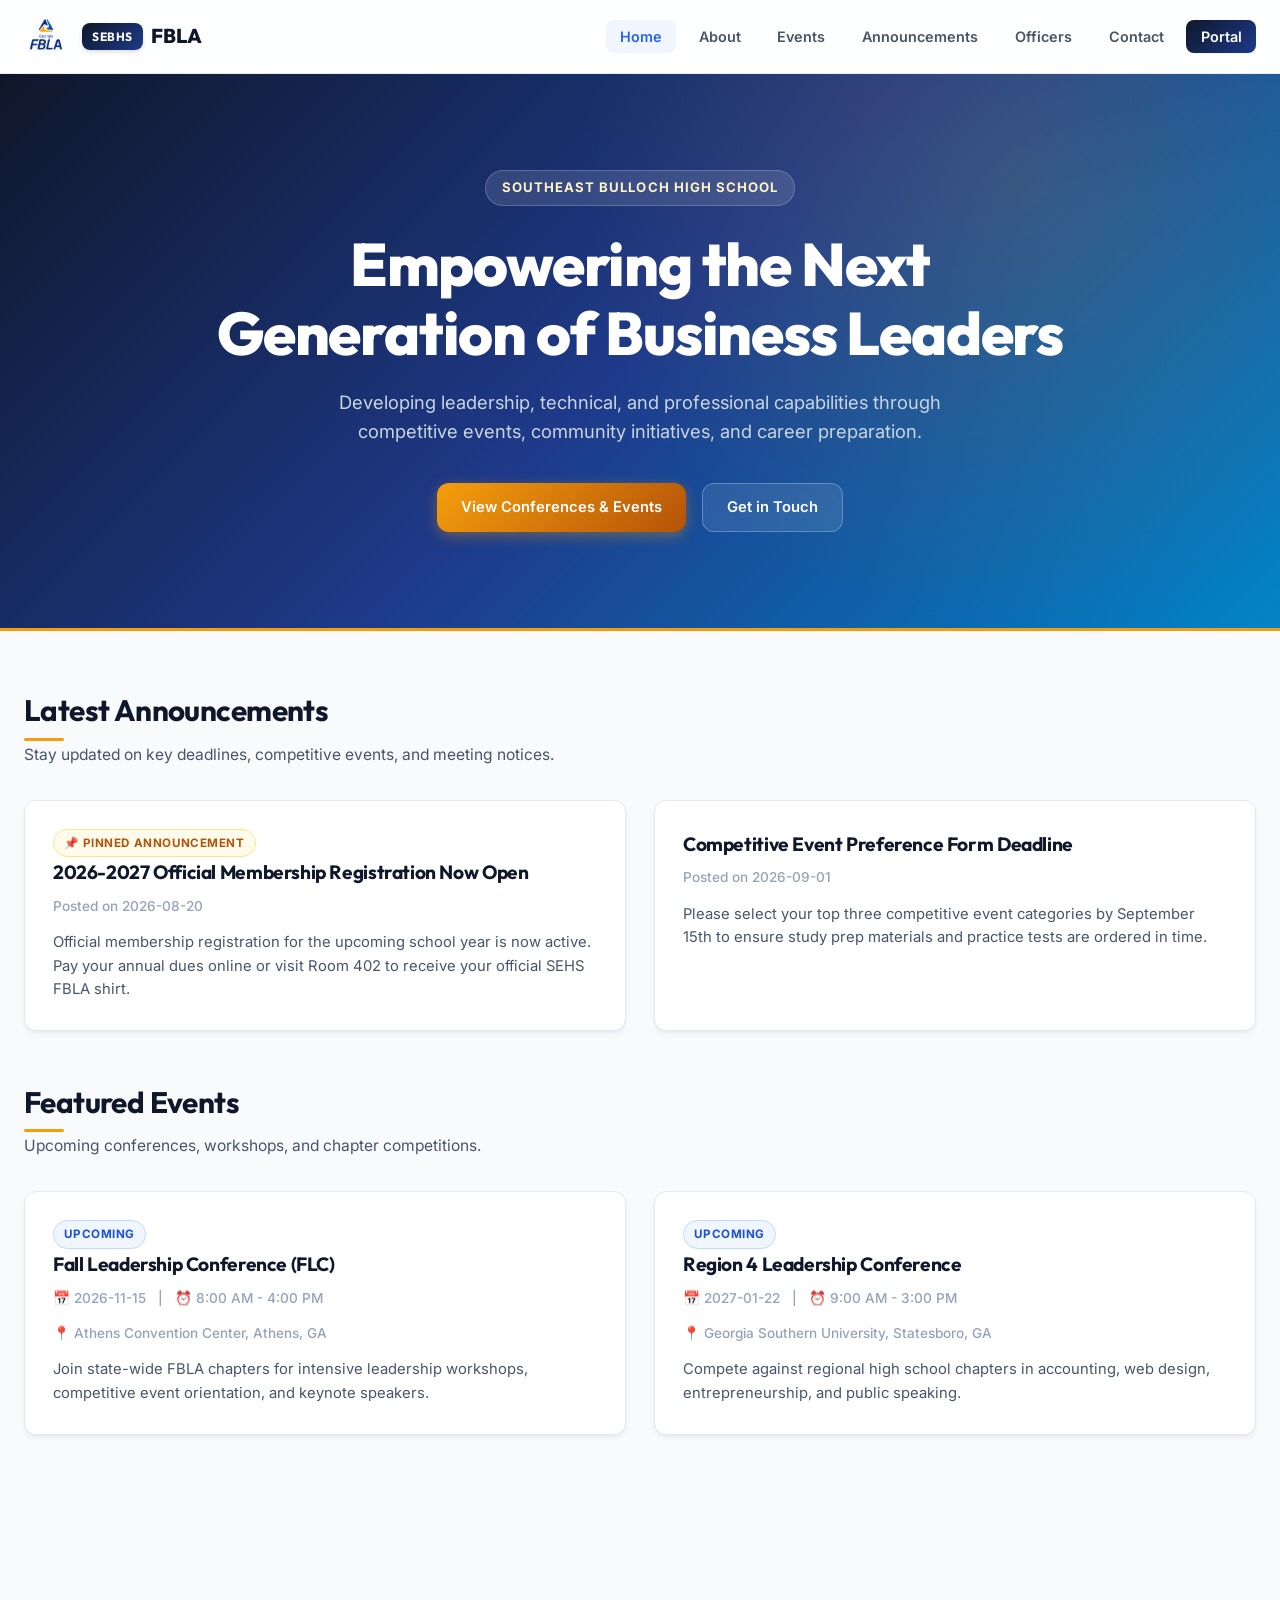
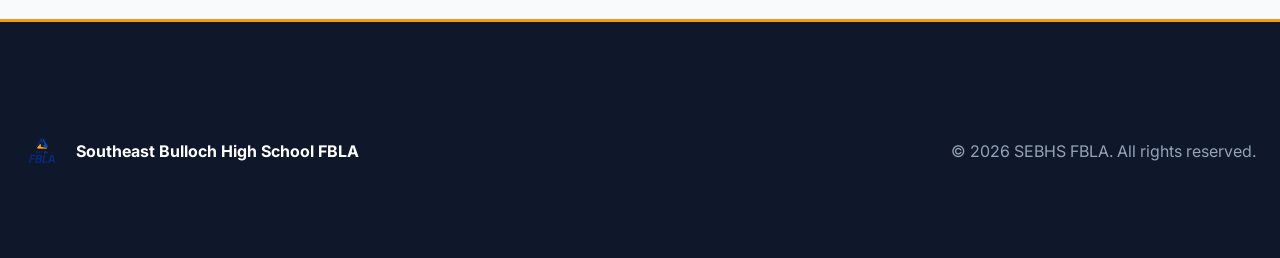
<file: index.html>
<!DOCTYPE html>
<html lang="en">
<head>
  <meta charset="UTF-8">
  <meta name="viewport" content="width=device-width, initial-scale=1.0">
  <title>SEBHS FBLA | Southeast Bulloch High School</title>
  <link rel="stylesheet" href="css/style.css">
</head>
<body>

  <header class="header">
    <div class="nav-container">
      <a href="index.html" class="brand-branding">
        <img src="images/sebhs-fbla-logo.png" alt="SEBHS FBLA Logo" class="nav-logo">
        <span class="brand"><span class="brand-badge">SEBHS</span> FBLA</span>
      </a>
      <ul class="nav-links">
        <li><a href="index.html" class="active">Home</a></li>
        <li><a href="about.html">About</a></li>
        <li><a href="events.html">Events</a></li>
        <li><a href="announcements.html">Announcements</a></li>
        <li><a href="officers.html">Officers</a></li>
        <li><a href="contact.html">Contact</a></li>
        <li><a href="login.html" class="admin-link">Portal</a></li>
      </ul>
    </div>
  </header>

  <section class="hero">
    <div class="hero-content">
      <div class="hero-tag">Southeast Bulloch High School</div>
      <h1>Empowering the Next Generation of Business Leaders</h1>
      <p>Developing leadership, technical, and professional capabilities through competitive events, community initiatives, and career preparation.</p>
      <div style="display: flex; gap: 1rem; justify-content: center;">
        <a href="events.html" class="btn btn-primary">View Conferences & Events</a>
        <a href="contact.html" class="btn btn-secondary">Get in Touch</a>
      </div>
    </div>
  </section>

  <main class="container">
    <div class="section-header">
      <h2>Latest Announcements</h2>
      <p>Stay updated on key deadlines, competitive events, and meeting notices.</p>
    </div>
    <div class="grid" id="home-announcements-grid"></div>

    <div class="section-header">
      <h2>Featured Events</h2>
      <p>Upcoming conferences, workshops, and chapter competitions.</p>
    </div>
    <div class="grid" id="home-events-grid"></div>
  </main>

  <footer class="footer">
    <div class="container" style="display: flex; justify-content: space-between; align-items: center; flex-wrap: wrap; gap: 1.5rem;">
      <div style="display: flex; align-items: center; gap: 1rem;">
        <img src="images/sebhs-fbla-logo.png" alt="SEBHS FBLA Logo" height="36">
        <span style="font-weight: 700; color: #ffffff;">Southeast Bulloch High School FBLA</span>
      </div>
      <div>&copy; 2026 SEBHS FBLA. All rights reserved.</div>
    </div>
  </footer>

  <script src="js/data.js"></script>
  <script src="js/app.js"></script>
</body>
</html>
</file>
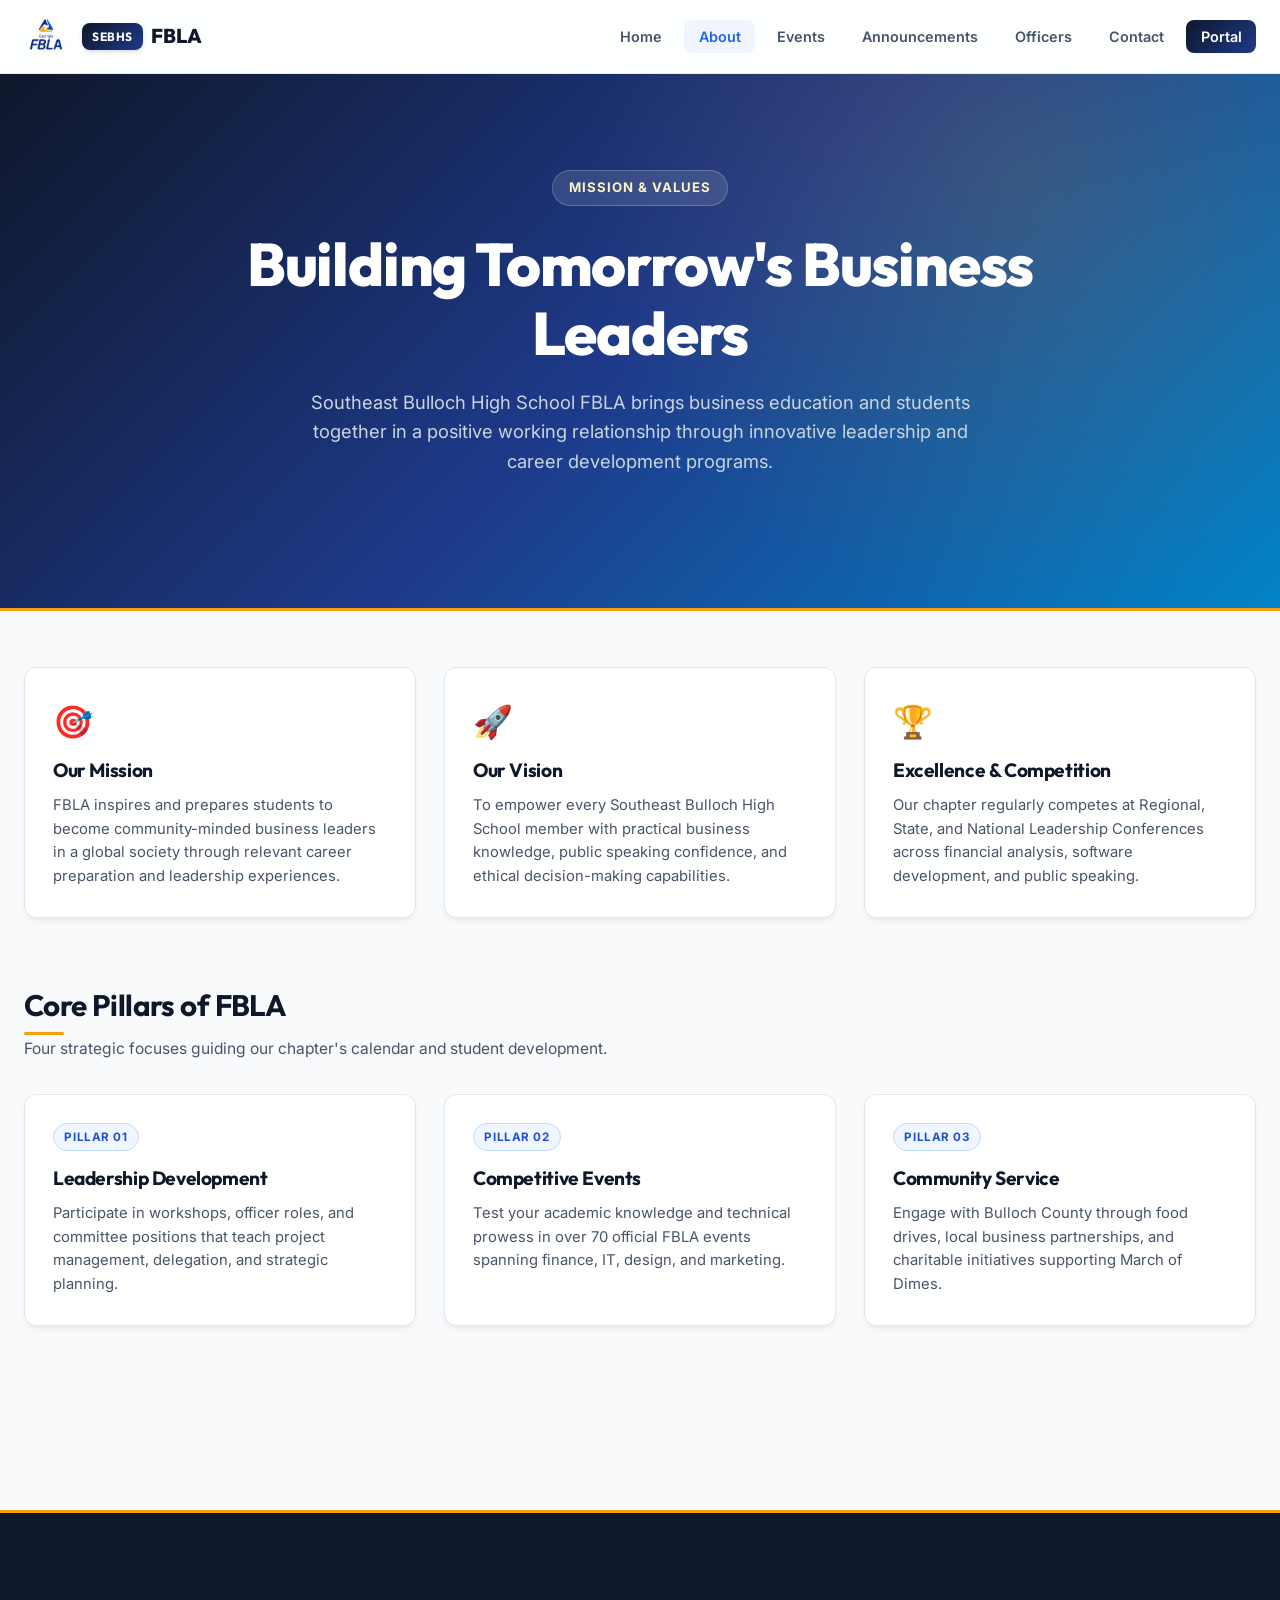
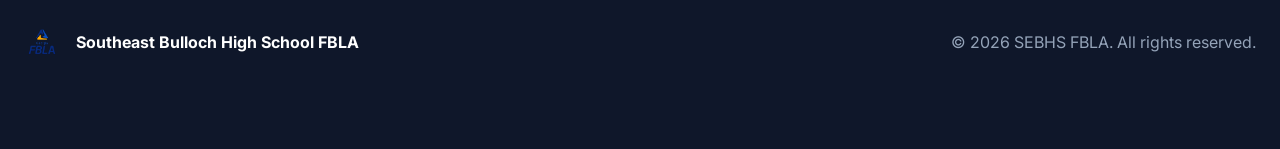
<file: about.html>
<!DOCTYPE html>
<html lang="en">
<head>
  <meta charset="UTF-8">
  <meta name="viewport" content="width=device-width, initial-scale=1.0">
  <title>About Us | SEBHS FBLA</title>
  <link rel="stylesheet" href="css/style.css">
</head>
<body>

  <header class="header">
    <div class="nav-container">
      <a href="index.html" class="brand-branding">
        <img src="images/sebhs-fbla-logo.png" alt="SEBHS FBLA Logo" class="nav-logo">
        <span class="brand"><span class="brand-badge">SEBHS</span> FBLA</span>
      </a>
      <ul class="nav-links">
        <li><a href="index.html">Home</a></li>
        <li><a href="about.html" class="active">About</a></li>
        <li><a href="events.html">Events</a></li>
        <li><a href="announcements.html">Announcements</a></li>
        <li><a href="officers.html">Officers</a></li>
        <li><a href="contact.html">Contact</a></li>
        <li><a href="login.html" class="admin-link">Portal</a></li>
      </ul>
    </div>
  </header>

  <section class="hero">
    <div class="hero-content">
      <div class="hero-tag">Mission & Values</div>
      <h1>Building Tomorrow's Business Leaders</h1>
      <p>Southeast Bulloch High School FBLA brings business education and students together in a positive working relationship through innovative leadership and career development programs.</p>
    </div>
  </section>

  <main class="container">
    <div class="grid" style="grid-template-columns: repeat(auto-fit, minmax(300px, 1fr)); margin-bottom: 4rem;">
      <div class="card">
        <div style="font-size: 2rem; margin-bottom: 0.5rem;">🎯</div>
        <h3 class="card-title">Our Mission</h3>
        <p class="card-text">FBLA inspires and prepares students to become community-minded business leaders in a global society through relevant career preparation and leadership experiences.</p>
      </div>
      <div class="card">
        <div style="font-size: 2rem; margin-bottom: 0.5rem;">🚀</div>
        <h3 class="card-title">Our Vision</h3>
        <p class="card-text">To empower every Southeast Bulloch High School member with practical business knowledge, public speaking confidence, and ethical decision-making capabilities.</p>
      </div>
      <div class="card">
        <div style="font-size: 2rem; margin-bottom: 0.5rem;">🏆</div>
        <h3 class="card-title">Excellence & Competition</h3>
        <p class="card-text">Our chapter regularly competes at Regional, State, and National Leadership Conferences across financial analysis, software development, and public speaking.</p>
      </div>
    </div>

    <div class="section-header">
      <h2>Core Pillars of FBLA</h2>
      <p>Four strategic focuses guiding our chapter's calendar and student development.</p>
    </div>

    <div class="grid">
      <div class="card">
        <span class="badge badge-upcoming" style="margin-bottom: 0.75rem;">Pillar 01</span>
        <h3 class="card-title">Leadership Development</h3>
        <p class="card-text">Participate in workshops, officer roles, and committee positions that teach project management, delegation, and strategic planning.</p>
      </div>
      <div class="card">
        <span class="badge badge-upcoming" style="margin-bottom: 0.75rem;">Pillar 02</span>
        <h3 class="card-title">Competitive Events</h3>
        <p class="card-text">Test your academic knowledge and technical prowess in over 70 official FBLA events spanning finance, IT, design, and marketing.</p>
      </div>
      <div class="card">
        <span class="badge badge-upcoming" style="margin-bottom: 0.75rem;">Pillar 03</span>
        <h3 class="card-title">Community Service</h3>
        <p class="card-text">Engage with Bulloch County through food drives, local business partnerships, and charitable initiatives supporting March of Dimes.</p>
      </div>
    </div>
  </main>

  <footer class="footer">
    <div class="container" style="display: flex; justify-content: space-between; align-items: center; flex-wrap: wrap; gap: 1.5rem;">
      <div style="display: flex; align-items: center; gap: 1rem;">
        <img src="images/sebhs-fbla-logo.png" alt="SEBHS FBLA Logo" height="36">
        <span style="font-weight: 700; color: #ffffff;">Southeast Bulloch High School FBLA</span>
      </div>
      <div>&copy; 2026 SEBHS FBLA. All rights reserved.</div>
    </div>
  </footer>

  <script src="js/data.js"></script>
  <script src="js/app.js"></script>
</body>
</html>
</file>
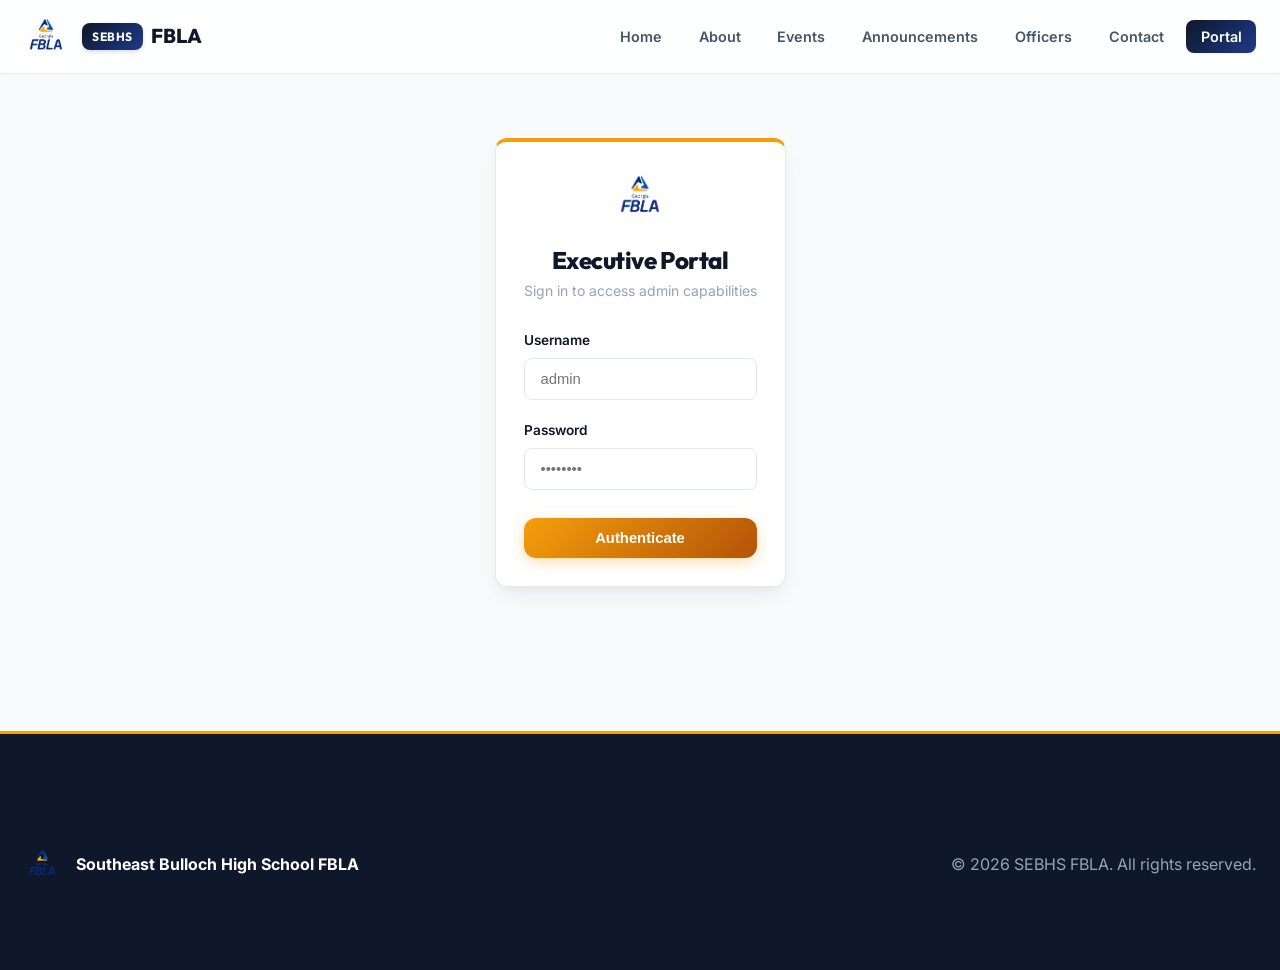
<file: admin.html>
<!DOCTYPE html>
<html lang="en">
<head>
  <meta charset="UTF-8">
  <meta name="viewport" content="width=device-width, initial-scale=1.0">
  <title>Executive Control Center | SEBHS FBLA</title>
  <link rel="stylesheet" href="css/style.css">
</head>
<body>
  <header class="header">
    <div class="nav-container">
      <div class="brand-branding">
        <img src="images/sebhs-fbla-logo.png" alt="SEBHS FBLA Logo" class="nav-logo">
        <span class="brand"><span class="brand-badge">ADMIN</span> Control Center</span>
      </div>
      <button class="btn btn-secondary btn-sm" onclick="logoutAdmin()">Logout</button>
    </div>
  </header>

  <main class="container">
    <div class="admin-stats-grid">
      <div class="stat-card">
        <div class="stat-number" id="stat-pending">0</div>
        <div class="stat-label">Pending Inquiries</div>
      </div>
      <div class="stat-card">
        <div class="stat-number" id="stat-completed">0</div>
        <div class="stat-label">Resolved Inquiries</div>
      </div>
      <div class="stat-card">
        <div class="stat-number" id="stat-events">0</div>
        <div class="stat-label">Active Events</div>
      </div>
      <div class="stat-card">
        <div class="stat-number" id="stat-officers">0</div>
        <div class="stat-label">Chapter Officers</div>
      </div>
    </div>

    <div class="admin-tabs">
      <button class="tab-btn active" data-tab="pending-inquiries">📬 Pending Inquiries</button>
      <button class="tab-btn" data-tab="completed-inquiries">✅ Completed Inquiries</button>
      <button class="tab-btn" data-tab="events">📅 Events</button>
      <button class="tab-btn" data-tab="announcements">📢 Announcements</button>
      <button class="tab-btn" data-tab="officers">👥 Officers</button>
      <button class="tab-btn" data-tab="settings">⚙️ Settings</button>
    </div>

    <div id="pending-inquiries-tab" class="tab-content card">
      <div style="display: flex; justify-content: space-between; align-items: center; margin-bottom: 1.25rem;">
        <h3 class="card-title">Pending Inquiries</h3>
        <span class="badge badge-upcoming" id="pending-count-badge">0 Pending</span>
      </div>
      <div class="table-responsive">
        <table>
          <thead>
            <tr><th>Date</th><th>Sender</th><th>Email</th><th>Message</th><th>Actions</th></tr>
          </thead>
          <tbody id="admin-pending-inquiries-list"></tbody>
        </table>
      </div>
    </div>

    <div id="completed-inquiries-tab" class="tab-content card" style="display: none;">
      <div style="display: flex; justify-content: space-between; align-items: center; margin-bottom: 1.25rem;">
        <h3 class="card-title">Resolved Inquiries</h3>
        <span class="badge badge-pinned" id="completed-count-badge">0 Resolved</span>
      </div>
      <div class="table-responsive">
        <table>
          <thead>
            <tr><th>Date Received</th><th>Resolved Date</th><th>Sender</th><th>Email</th><th>Message</th><th>Actions</th></tr>
          </thead>
          <tbody id="admin-completed-inquiries-list"></tbody>
        </table>
      </div>
    </div>

    <div id="events-tab" class="tab-content card" style="display: none;">
      <div style="display: flex; justify-content: space-between; align-items: center; margin-bottom: 1.25rem;">
        <h3 class="card-title">Chapter Events</h3>
        <button class="btn btn-primary btn-sm" id="btn-add-event">+ Add Event</button>
      </div>
      <div class="table-responsive">
        <table>
          <thead>
            <tr><th>Title</th><th>Date</th><th>Location</th><th>Status</th><th>Actions</th></tr>
          </thead>
          <tbody id="admin-events-list"></tbody>
        </table>
      </div>
    </div>

    <div id="announcements-tab" class="tab-content card" style="display: none;">
      <div style="display: flex; justify-content: space-between; align-items: center; margin-bottom: 1.25rem;">
        <h3 class="card-title">Announcements</h3>
        <button class="btn btn-primary btn-sm" id="btn-add-announcement">+ Create Announcement</button>
      </div>
      <div class="table-responsive">
        <table>
          <thead>
            <tr><th>Title</th><th>Date Posted</th><th>Pinned</th><th>Actions</th></tr>
          </thead>
          <tbody id="admin-announcements-list"></tbody>
        </table>
      </div>
    </div>

    <div id="officers-tab" class="tab-content card" style="display: none;">
      <div style="display: flex; justify-content: space-between; align-items: center; margin-bottom: 1.25rem;">
        <h3 class="card-title">Officer Team</h3>
        <button class="btn btn-primary btn-sm" id="btn-add-officer">+ Add Officer</button>
      </div>
      <div class="table-responsive">
        <table>
          <thead>
            <tr><th>Name</th><th>Position</th><th>Actions</th></tr>
          </thead>
          <tbody id="admin-officers-list"></tbody>
        </table>
      </div>
    </div>

    <div id="settings-tab" class="tab-content card" style="display: none;">
      <h3 class="card-title" style="margin-bottom: 1.25rem;">Settings</h3>
      <form id="settings-form" style="max-width: 500px;">
        <div class="form-group"><label>Contact Email</label><input type="email" id="set-email" class="form-control"></div>
        <div class="form-group"><label>Phone Number</label><input type="text" id="set-phone" class="form-control"></div>
        <div class="form-group"><label>School Address</label><input type="text" id="set-address" class="form-control"></div>
        <button type="submit" class="btn btn-primary">Save Settings</button>
      </form>
    </div>
  </main>

  <div class="modal" id="admin-modal">
    <div class="modal-content">
      <button class="close-btn" onclick="closeModal()">&times;</button>
      <h3 id="modal-title" style="margin-bottom: 1.25rem; font-size: 1.35rem;">Modal</h3>
      <div id="modal-body"></div>
    </div>
  </div>

  <script src="js/data.js"></script>
  <script src="js/admin.js"></script>
</body>
</html>
</file>
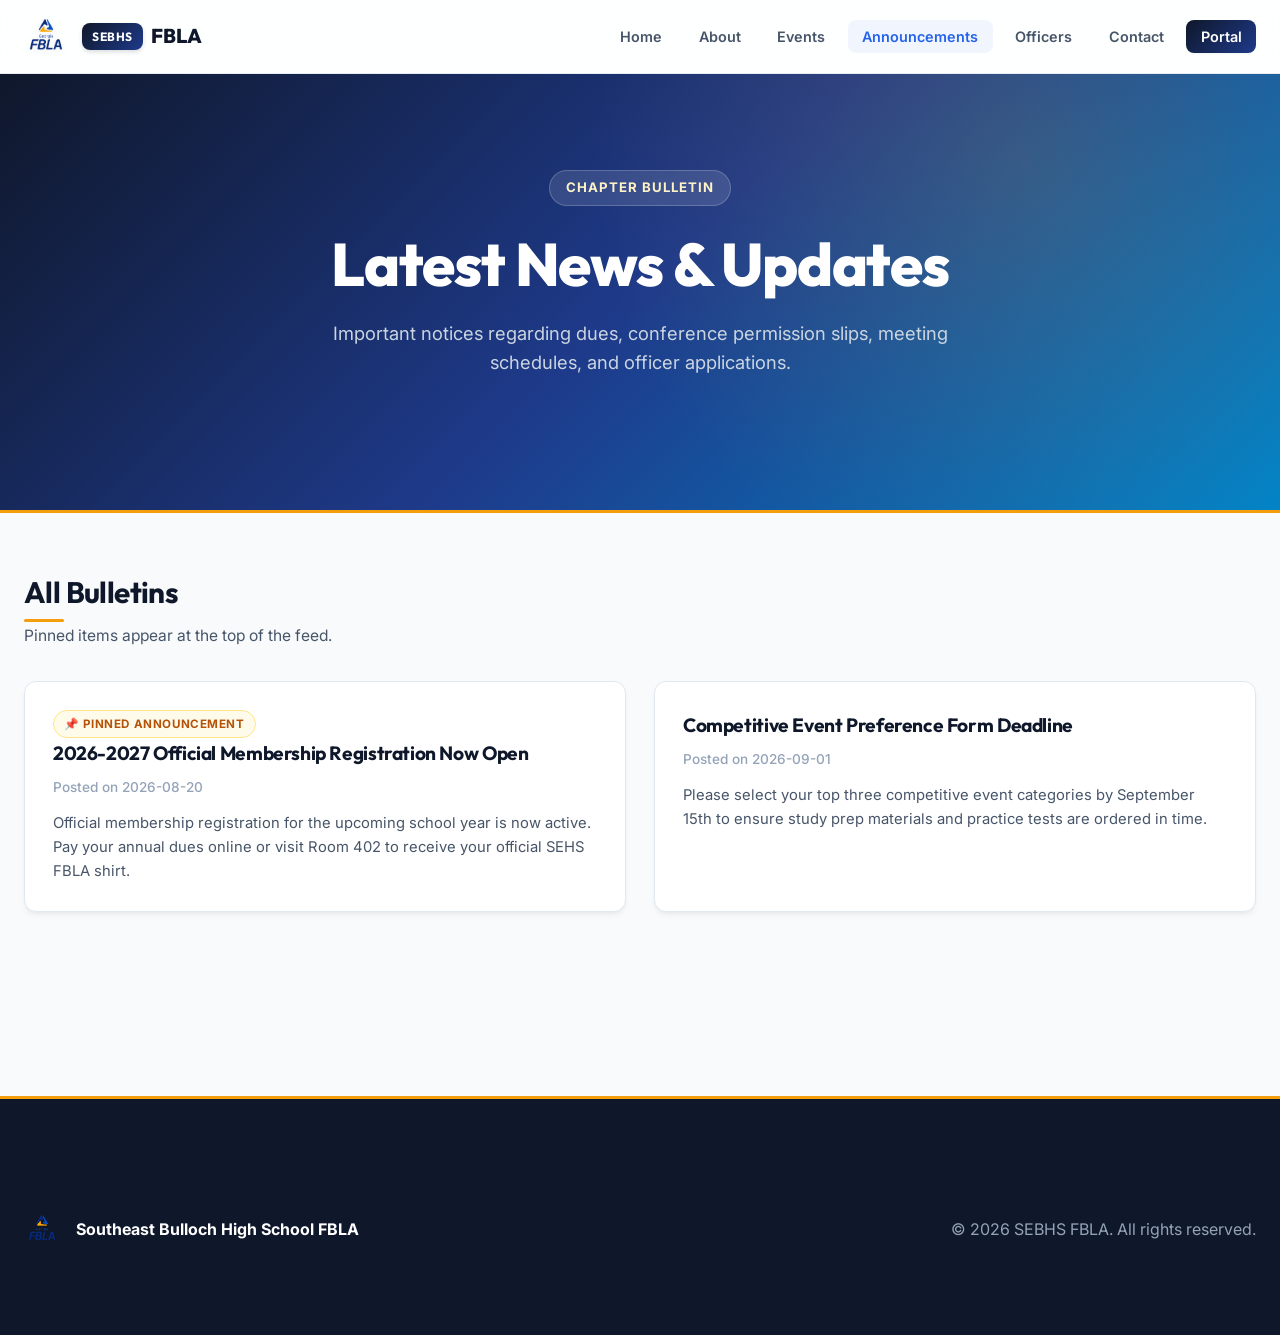
<file: announcements.html>
<!DOCTYPE html>
<html lang="en">
<head>
  <meta charset="UTF-8">
  <meta name="viewport" content="width=device-width, initial-scale=1.0">
  <title>Announcements | SEBHS FBLA</title>
  <link rel="stylesheet" href="css/style.css">
</head>
<body>

  <header class="header">
    <div class="nav-container">
      <a href="index.html" class="brand-branding">
        <img src="images/sebhs-fbla-logo.png" alt="SEBHS FBLA Logo" class="nav-logo">
        <span class="brand"><span class="brand-badge">SEBHS</span> FBLA</span>
      </a>
      <ul class="nav-links">
        <li><a href="index.html">Home</a></li>
        <li><a href="about.html">About</a></li>
        <li><a href="events.html">Events</a></li>
        <li><a href="announcements.html" class="active">Announcements</a></li>
        <li><a href="officers.html">Officers</a></li>
        <li><a href="contact.html">Contact</a></li>
        <li><a href="login.html" class="admin-link">Portal</a></li>
      </ul>
    </div>
  </header>

  <section class="hero">
    <div class="hero-content">
      <div class="hero-tag">Chapter Bulletin</div>
      <h1>Latest News & Updates</h1>
      <p>Important notices regarding dues, conference permission slips, meeting schedules, and officer applications.</p>
    </div>
  </section>

  <main class="container">
    <div class="section-header">
      <h2>All Bulletins</h2>
      <p>Pinned items appear at the top of the feed.</p>
    </div>

    <div class="grid" id="announcements-grid"></div>
  </main>

  <footer class="footer">
    <div class="container" style="display: flex; justify-content: space-between; align-items: center; flex-wrap: wrap; gap: 1.5rem;">
      <div style="display: flex; align-items: center; gap: 1rem;">
        <img src="images/sebhs-fbla-logo.png" alt="SEBHS FBLA Logo" height="36">
        <span style="font-weight: 700; color: #ffffff;">Southeast Bulloch High School FBLA</span>
      </div>
      <div>&copy; 2026 SEBHS FBLA. All rights reserved.</div>
    </div>
  </footer>

  <script src="js/data.js"></script>
  <script src="js/app.js"></script>
</body>
</html>
</file>
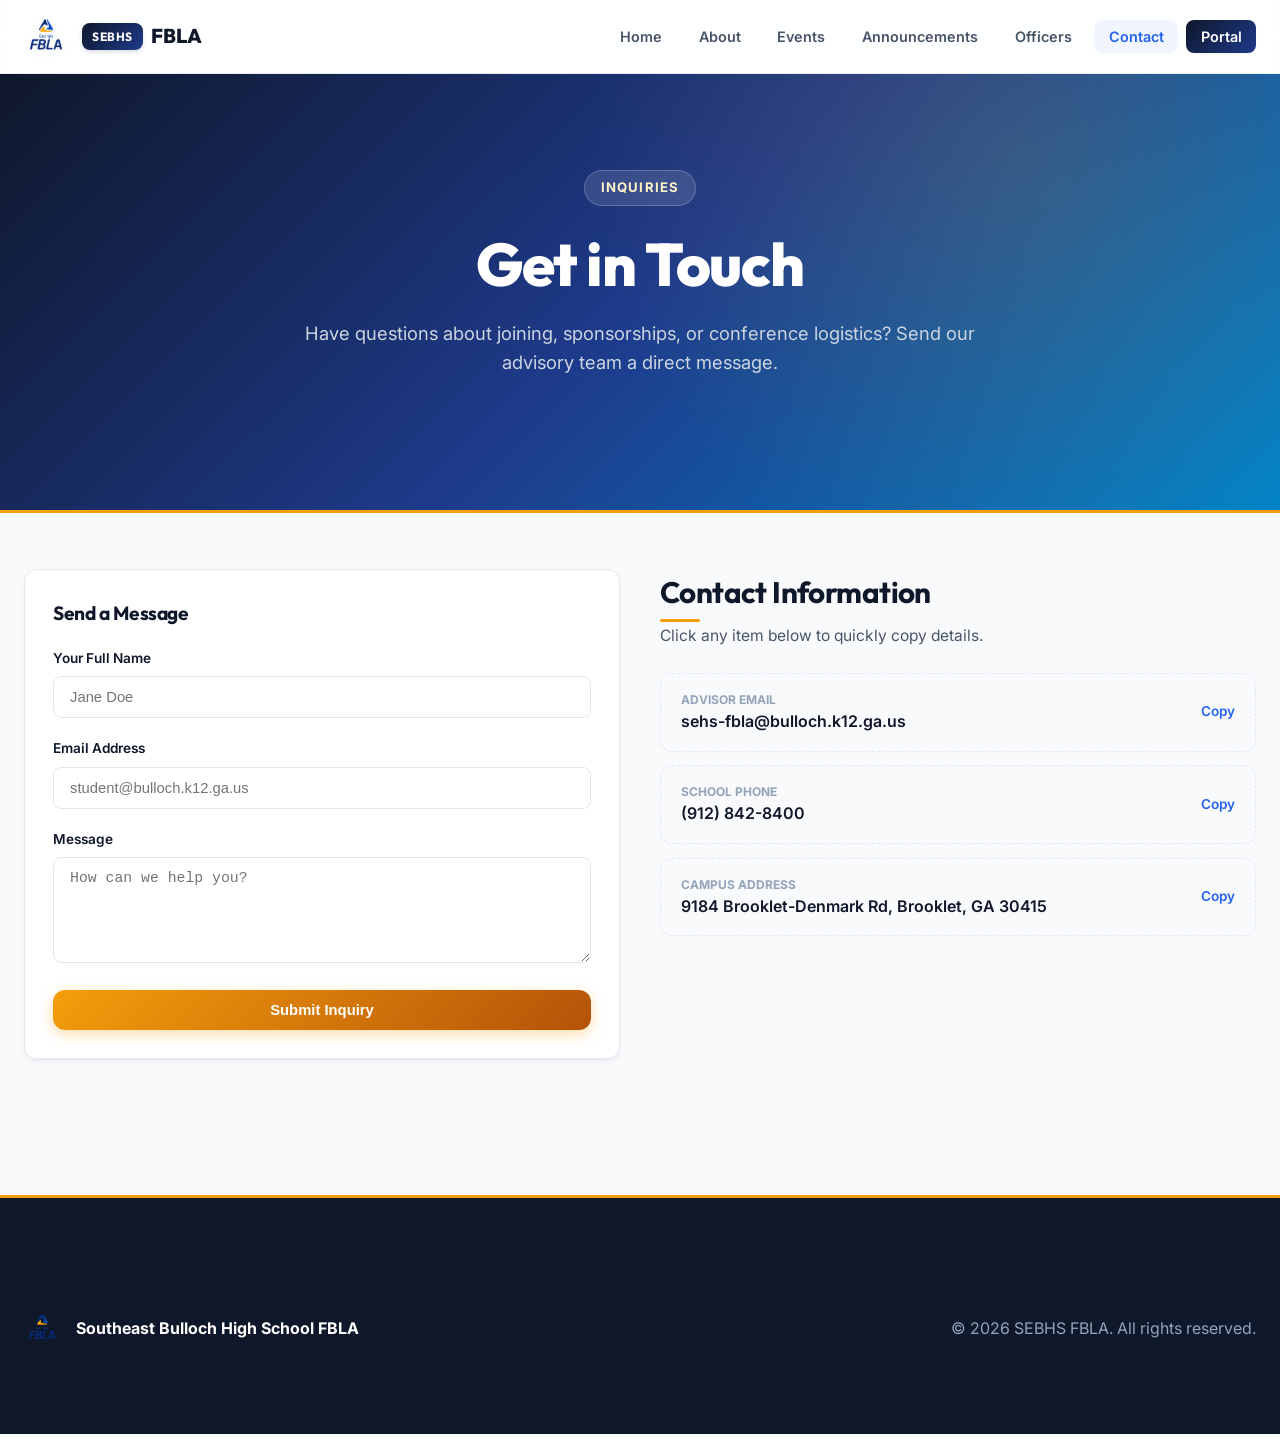
<file: contact.html>
<!DOCTYPE html>
<html lang="en">
<head>
  <meta charset="UTF-8">
  <meta name="viewport" content="width=device-width, initial-scale=1.0">
  <title>Contact Us | SEBHS FBLA</title>
  <link rel="stylesheet" href="css/style.css">
</head>
<body>

  <header class="header">
    <div class="nav-container">
      <a href="index.html" class="brand-branding">
        <img src="images/sebhs-fbla-logo.png" alt="SEBHS FBLA Logo" class="nav-logo">
        <span class="brand"><span class="brand-badge">SEBHS</span> FBLA</span>
      </a>
      <ul class="nav-links">
        <li><a href="index.html">Home</a></li>
        <li><a href="about.html">About</a></li>
        <li><a href="events.html">Events</a></li>
        <li><a href="announcements.html">Announcements</a></li>
        <li><a href="officers.html">Officers</a></li>
        <li><a href="contact.html" class="active">Contact</a></li>
        <li><a href="login.html" class="admin-link">Portal</a></li>
      </ul>
    </div>
  </header>

  <section class="hero">
    <div class="hero-content">
      <div class="hero-tag">Inquiries</div>
      <h1>Get in Touch</h1>
      <p>Have questions about joining, sponsorships, or conference logistics? Send our advisory team a direct message.</p>
    </div>
  </section>

  <main class="container">
    <div style="display: grid; grid-template-columns: repeat(auto-fit, minmax(320px, 1fr)); gap: 2.5rem;">
      <div class="card">
        <h3 class="card-title" style="margin-bottom: 1.25rem;">Send a Message</h3>
        <form id="contact-form">
          <div class="form-group">
            <label for="contact-name">Your Full Name</label>
            <input type="text" id="contact-name" class="form-control" required placeholder="Jane Doe">
          </div>
          <div class="form-group">
            <label for="contact-email">Email Address</label>
            <input type="email" id="contact-email" class="form-control" required placeholder="student@bulloch.k12.ga.us">
          </div>
          <div class="form-group">
            <label for="contact-message">Message</label>
            <textarea id="contact-message" class="form-control" rows="5" required placeholder="How can we help you?"></textarea>
          </div>
          <button type="submit" class="btn btn-primary" style="width: 100%;">Submit Inquiry</button>
        </form>
      </div>

      <div>
        <div class="section-header" style="margin-bottom: 1.5rem;">
          <h2>Contact Information</h2>
          <p>Click any item below to quickly copy details.</p>
        </div>

        <div class="copyable-item" onclick="copyText('sehs-fbla@bulloch.k12.ga.us')">
          <div>
            <div style="font-size: 0.75rem; font-weight: 700; color: var(--text-muted); text-transform: uppercase;">Advisor Email</div>
            <div style="font-weight: 600;" id="info-email">sehs-fbla@bulloch.k12.ga.us</div>
          </div>
          <span style="font-size: 0.85rem; color: var(--primary-accent); font-weight: 600;">Copy</span>
        </div>

        <div class="copyable-item" onclick="copyText('(912) 842-8400')">
          <div>
            <div style="font-size: 0.75rem; font-weight: 700; color: var(--text-muted); text-transform: uppercase;">School Phone</div>
            <div style="font-weight: 600;" id="info-phone">(912) 842-8400</div>
          </div>
          <span style="font-size: 0.85rem; color: var(--primary-accent); font-weight: 600;">Copy</span>
        </div>

        <div class="copyable-item" onclick="copyText('9184 Brooklet-Denmark Rd, Brooklet, GA 30415')">
          <div>
            <div style="font-size: 0.75rem; font-weight: 700; color: var(--text-muted); text-transform: uppercase;">Campus Address</div>
            <div style="font-weight: 600;" id="info-address">9184 Brooklet-Denmark Rd, Brooklet, GA 30415</div>
          </div>
          <span style="font-size: 0.85rem; color: var(--primary-accent); font-weight: 600;">Copy</span>
        </div>
      </div>
    </div>
  </main>

  <div id="toast">Copied to clipboard!</div>

  <footer class="footer">
    <div class="container" style="display: flex; justify-content: space-between; align-items: center; flex-wrap: wrap; gap: 1.5rem;">
      <div style="display: flex; align-items: center; gap: 1rem;">
        <img src="images/sebhs-fbla-logo.png" alt="SEBHS FBLA Logo" height="36">
        <span style="font-weight: 700; color: #ffffff;">Southeast Bulloch High School FBLA</span>
      </div>
      <div>&copy; 2026 SEBHS FBLA. All rights reserved.</div>
    </div>
  </footer>

  <script src="js/data.js"></script>
  <script src="js/app.js"></script>
  <script>
    function copyText(text) {
      navigator.clipboard.writeText(text);
      const toast = document.getElementById('toast');
      toast.className = "show";
      setTimeout(() => { toast.className = toast.className.replace("show", ""); }, 3000);
    }
  </script>
</body>
</html>
</file>
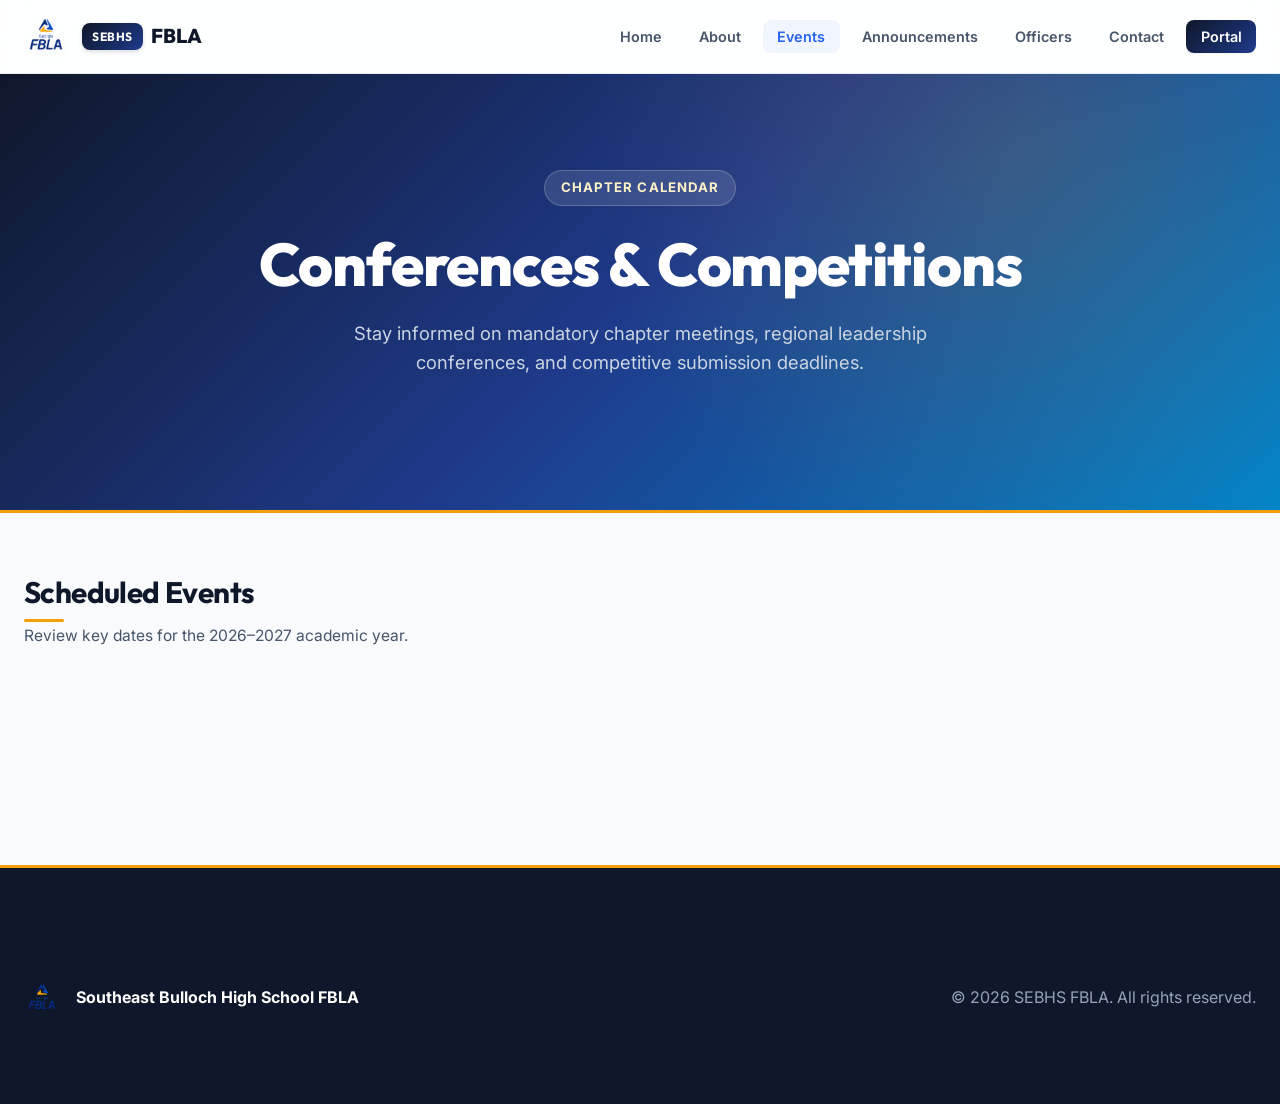
<file: events.html>
<!DOCTYPE html>
<html lang="en">
<head>
  <meta charset="UTF-8">
  <meta name="viewport" content="width=device-width, initial-scale=1.0">
  <title>Events Schedule | SEBHS FBLA</title>
  <link rel="stylesheet" href="css/style.css">
</head>
<body>

  <header class="header">
    <div class="nav-container">
      <a href="index.html" class="brand-branding">
        <img src="images/sebhs-fbla-logo.png" alt="SEBHS FBLA Logo" class="nav-logo">
        <span class="brand"><span class="brand-badge">SEBHS</span> FBLA</span>
      </a>
      <ul class="nav-links">
        <li><a href="index.html">Home</a></li>
        <li><a href="about.html">About</a></li>
        <li><a href="events.html" class="active">Events</a></li>
        <li><a href="announcements.html">Announcements</a></li>
        <li><a href="officers.html">Officers</a></li>
        <li><a href="contact.html">Contact</a></li>
        <li><a href="login.html" class="admin-link">Portal</a></li>
      </ul>
    </div>
  </header>

  <section class="hero">
    <div class="hero-content">
      <div class="hero-tag">Chapter Calendar</div>
      <h1>Conferences & Competitions</h1>
      <p>Stay informed on mandatory chapter meetings, regional leadership conferences, and competitive submission deadlines.</p>
    </div>
  </section>

  <main class="container">
    <div class="section-header">
      <h2>Scheduled Events</h2>
      <p>Review key dates for the 2026–2027 academic year.</p>
    </div>

    <div class="grid" id="events-grid"></div>
  </main>

  <footer class="footer">
    <div class="container" style="display: flex; justify-content: space-between; align-items: center; flex-wrap: wrap; gap: 1.5rem;">
      <div style="display: flex; align-items: center; gap: 1rem;">
        <img src="images/sebhs-fbla-logo.png" alt="SEBHS FBLA Logo" height="36">
        <span style="font-weight: 700; color: #ffffff;">Southeast Bulloch High School FBLA</span>
      </div>
      <div>&copy; 2026 SEBHS FBLA. All rights reserved.</div>
    </div>
  </footer>

  <script src="js/data.js"></script>
  <script src="js/app.js"></script>
</body>
</html>
</file>
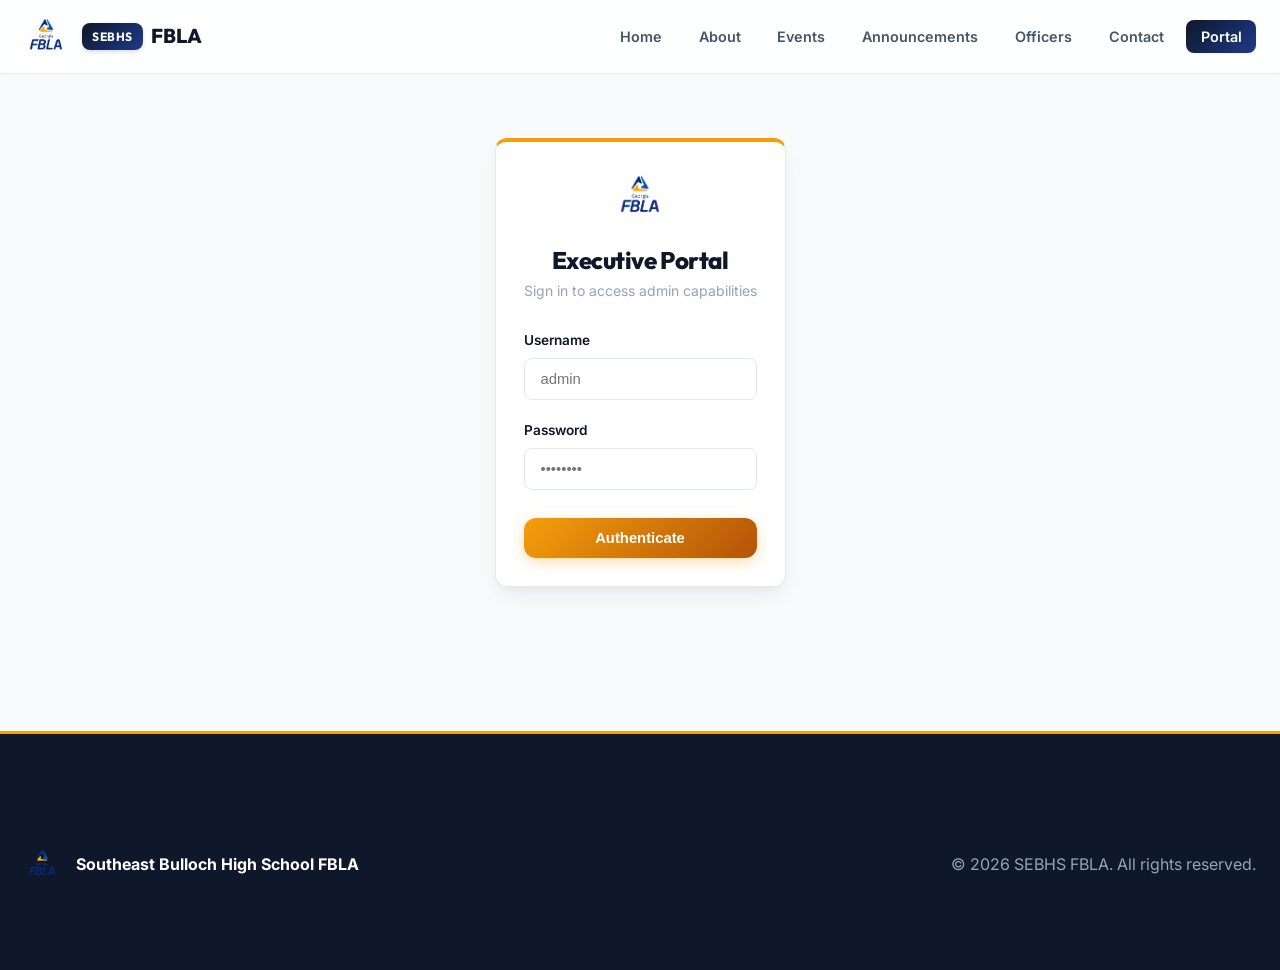
<file: login.html>
<!DOCTYPE html>
<html lang="en">
<head>
  <meta charset="UTF-8">
  <meta name="viewport" content="width=device-width, initial-scale=1.0">
  <title>Portal Login | SEBHS FBLA</title>
  <link rel="stylesheet" href="css/style.css">
</head>
<body style="min-height: 100vh; display: flex; flex-direction: column; justify-content: space-between;">

  <header class="header">
    <div class="nav-container">
      <a href="index.html" class="brand-branding">
        <img src="images/sebhs-fbla-logo.png" alt="SEBHS FBLA Logo" class="nav-logo">
        <span class="brand"><span class="brand-badge">SEBHS</span> FBLA</span>
      </a>
      <ul class="nav-links">
        <li><a href="index.html">Home</a></li>
        <li><a href="about.html">About</a></li>
        <li><a href="events.html">Events</a></li>
        <li><a href="announcements.html">Announcements</a></li>
        <li><a href="officers.html">Officers</a></li>
        <li><a href="contact.html">Contact</a></li>
        <li><a href="login.html" class="admin-link active">Portal</a></li>
      </ul>
    </div>
  </header>

  <main class="container" style="display: flex; justify-content: center; align-items: center; padding: 4rem 1.5rem;">
    <div class="card" style="max-width: 420px; width: 100%; border-top: 4px solid var(--gold); box-shadow: var(--shadow-lg);">
      <div style="text-align: center; margin-bottom: 1.75rem;">
        <img src="images/sebhs-fbla-logo.png" alt="SEBHS FBLA Logo" height="52" style="margin-bottom: 0.75rem;">
        <h2 style="font-size: 1.5rem; font-weight: 800;">Executive Portal</h2>
        <p style="color: var(--text-muted); font-size: 0.875rem;">Sign in to access admin capabilities</p>
      </div>

      <div id="login-alert" style="display: none; padding: 0.75rem; border-radius: var(--radius-sm); background: #fef2f2; border: 1px solid #fecaca; color: #dc2626; font-size: 0.85rem; margin-bottom: 1rem; text-align: center;"></div>

      <form id="login-form">
        <div class="form-group">
          <label for="username">Username</label>
          <input type="text" id="username" class="form-control" required placeholder="admin">
        </div>
        <div class="form-group">
          <label for="password">Password</label>
          <input type="password" id="password" class="form-control" required placeholder="••••••••">
        </div>
        <button type="submit" class="btn btn-primary" style="width: 100%; margin-top: 0.5rem;">Authenticate</button>
      </form>
    </div>
  </main>

  <footer class="footer">
    <div class="container" style="display: flex; justify-content: space-between; align-items: center; flex-wrap: wrap; gap: 1.5rem;">
      <div style="display: flex; align-items: center; gap: 1rem;">
        <img src="images/sebhs-fbla-logo.png" alt="SEBHS FBLA Logo" height="36">
        <span style="font-weight: 700; color: #ffffff;">Southeast Bulloch High School FBLA</span>
      </div>
      <div>&copy; 2026 SEBHS FBLA. All rights reserved.</div>
    </div>
  </footer>

  <script src="js/data.js"></script>
  <script src="js/admin.js"></script>
</body>
</html>
</file>
<file: css/style.css>
/* ==========================================================================
   SEBHS FBLA - Modern Executive Web Application Stylesheet
   ========================================================================== */
@import url('https://fonts.googleapis.com/css2?family=Inter:wght@300;400;500;600;700&family=Outfit:wght@600;700;800&display=swap');

:root {
  --primary-rgb: 15, 23, 42;
  --primary: #0f172a;
  --primary-light: #1e3a8a;
  --primary-accent: #2563eb;
  
  --gold: #f59e0b;
  --gold-light: #fef3c7;
  --gold-dark: #b45309;
  
  --bg-main: #f8fafc;
  --surface: #ffffff;
  --surface-glass: rgba(255, 255, 255, 0.85);
  
  --text-primary: #0f172a;
  --text-secondary: #475569;
  --text-muted: #94a3b8;
  
  --border-subtle: #e2e8f0;
  --border-focus: #3b82f6;
  
  --radius-sm: 8px;
  --radius-md: 12px;
  --radius-lg: 20px;
  --radius-full: 9999px;
  
  --shadow-sm: 0 1px 2px 0 rgba(0, 0, 0, 0.05);
  --shadow-md: 0 4px 6px -1px rgba(0, 0, 0, 0.05), 0 2px 4px -2px rgba(0, 0, 0, 0.05);
  --shadow-lg: 0 10px 25px -5px rgba(15, 23, 42, 0.08), 0 8px 10px -6px rgba(15, 23, 42, 0.04);
  --shadow-glow: 0 0 20px rgba(245, 158, 11, 0.25);
  
  --transition: all 0.25s cubic-bezier(0.4, 0, 0.2, 1);
}

/* Reset & Base Setup */
*, *::before, *::after {
  box-sizing: border-box;
  margin: 0;
  padding: 0;
}

body {
  font-family: 'Inter', system-ui, -apple-system, sans-serif;
  background-color: var(--bg-main);
  color: var(--text-primary);
  line-height: 1.6;
  -webkit-font-smoothing: antialiased;
}

h1, h2, h3, h4, h5, h6 {
  font-family: 'Outfit', sans-serif;
  letter-spacing: -0.02em;
  color: var(--text-primary);
}

/* Header & Glass Navigation */
.header {
  background: var(--surface-glass);
  backdrop-filter: blur(16px);
  -webkit-backdrop-filter: blur(16px);
  border-bottom: 1px solid rgba(226, 232, 240, 0.8);
  position: sticky;
  top: 0;
  z-index: 1000;
  transition: var(--transition);
}

.nav-container {
  max-width: 1280px;
  margin: 0 auto;
  padding: 0.9rem 1.5rem;
  display: flex;
  align-items: center;
  justify-content: space-between;
}

.brand-branding {
  display: flex;
  align-items: center;
  gap: 0.85rem;
  text-decoration: none;
}

.nav-logo {
  height: 44px;
  width: auto;
  filter: drop-shadow(0 2px 4px rgba(0, 0, 0, 0.08));
  transition: var(--transition);
}

.brand-branding:hover .nav-logo {
  transform: scale(1.05);
}

.brand {
  font-family: 'Outfit', sans-serif;
  font-size: 1.25rem;
  font-weight: 800;
  color: var(--primary);
  display: flex;
  align-items: center;
  gap: 0.5rem;
}

.brand-badge {
  background: linear-gradient(135deg, var(--primary) 0%, var(--primary-light) 100%);
  color: #ffffff;
  padding: 0.25rem 0.65rem;
  border-radius: var(--radius-sm);
  font-size: 0.75rem;
  font-weight: 700;
  letter-spacing: 0.05em;
  box-shadow: 0 2px 4px rgba(15, 23, 42, 0.15);
}

.nav-links {
  display: flex;
  align-items: center;
  gap: 0.5rem;
  list-style: none;
}

.nav-links a {
  text-decoration: none;
  font-weight: 600;
  font-size: 0.9rem;
  color: var(--text-secondary);
  padding: 0.5rem 0.9rem;
  border-radius: var(--radius-sm);
  transition: var(--transition);
}

.nav-links a:hover,
.nav-links a.active {
  color: var(--primary-accent);
  background: rgba(37, 99, 235, 0.06);
}

.admin-link {
  background: linear-gradient(135deg, var(--primary) 0%, var(--primary-light) 100%) !important;
  color: #ffffff !important;
  box-shadow: var(--shadow-sm);
}

.admin-link:hover {
  box-shadow: var(--shadow-md) !important;
  transform: translateY(-1px);
}

/* Dynamic Hero Section */
.hero {
  position: relative;
  background: linear-gradient(135deg, #0f172a 0%, #1e3a8a 50%, #0284c7 100%);
  color: #ffffff;
  padding: 6rem 1.5rem;
  overflow: hidden;
  border-bottom: 3px solid var(--gold);
}

.hero::before {
  content: '';
  position: absolute;
  inset: 0;
  background: radial-gradient(circle at 80% 20%, rgba(245, 158, 11, 0.15) 0%, transparent 40%);
  pointer-events: none;
}

.hero-content {
  max-width: 850px;
  margin: 0 auto;
  text-align: center;
  position: relative;
  z-index: 2;
}

.hero-tag {
  display: inline-flex;
  align-items: center;
  gap: 0.5rem;
  background: rgba(255, 255, 255, 0.12);
  backdrop-filter: blur(8px);
  border: 1px solid rgba(255, 255, 255, 0.2);
  color: var(--gold-light);
  padding: 0.4rem 1rem;
  border-radius: var(--radius-full);
  font-size: 0.825rem;
  font-weight: 700;
  text-transform: uppercase;
  letter-spacing: 0.08em;
  margin-bottom: 1.5rem;
}

.hero h1 {
  font-size: clamp(2.25rem, 5vw, 3.75rem);
  font-weight: 800;
  line-height: 1.15;
  margin-bottom: 1.25rem;
  color: #ffffff;
}

.hero p {
  font-size: 1.15rem;
  color: #cbd5e1;
  max-width: 680px;
  margin: 0 auto 2.25rem;
  font-weight: 400;
}

/* Button Component Hierarchy */
.btn {
  display: inline-flex;
  align-items: center;
  justify-content: center;
  gap: 0.5rem;
  padding: 0.75rem 1.5rem;
  font-size: 0.925rem;
  font-weight: 600;
  border-radius: var(--radius-md);
  border: none;
  cursor: pointer;
  transition: var(--transition);
  text-decoration: none;
}

.btn-primary {
  background: linear-gradient(135deg, var(--gold) 0%, var(--gold-dark) 100%);
  color: #ffffff;
  box-shadow: 0 4px 14px rgba(245, 158, 11, 0.35);
}

.btn-primary:hover {
  transform: translateY(-2px);
  box-shadow: 0 6px 20px rgba(245, 158, 11, 0.45);
}

.btn-secondary {
  background: rgba(255, 255, 255, 0.1);
  color: #ffffff;
  border: 1px solid rgba(255, 255, 255, 0.25);
  backdrop-filter: blur(4px);
}

.btn-secondary:hover {
  background: rgba(255, 255, 255, 0.2);
  transform: translateY(-2px);
}

.btn-danger {
  background: #ef4444;
  color: #ffffff;
}

.btn-danger:hover {
  background: #dc2626;
}

.btn-sm {
  padding: 0.4rem 0.85rem;
  font-size: 0.825rem;
  border-radius: var(--radius-sm);
}

/* Main Container & Section Layouts */
.container {
  max-width: 1280px;
  margin: 0 auto;
  padding: 3.5rem 1.5rem;
}

.section-header {
  margin-bottom: 2rem;
}

.section-header h2 {
  font-size: 1.85rem;
  font-weight: 700;
  color: var(--text-primary);
  position: relative;
  display: inline-block;
}

.section-header h2::after {
  content: '';
  position: absolute;
  bottom: -6px;
  left: 0;
  width: 40px;
  height: 3px;
  background: var(--gold);
  border-radius: 2px;
}

.section-header p {
  color: var(--text-secondary);
  font-size: 0.975rem;
  margin-top: 0.5rem;
}

/* Elevated Cards Grid */
.grid {
  display: grid;
  grid-template-columns: repeat(auto-fit, minmax(320px, 1fr));
  gap: 1.75rem;
  margin-bottom: 3rem;
}

.card {
  background: var(--surface);
  border: 1px solid var(--border-subtle);
  border-radius: var(--radius-md);
  padding: 1.75rem;
  box-shadow: var(--shadow-md);
  transition: var(--transition);
  position: relative;
  overflow: hidden;
}

.card:hover {
  transform: translateY(-4px);
  box-shadow: var(--shadow-lg);
  border-color: rgba(37, 99, 235, 0.2);
}

.card-title {
  font-size: 1.2rem;
  font-weight: 700;
  margin-bottom: 0.5rem;
}

.card-meta {
  display: flex;
  align-items: center;
  gap: 0.75rem;
  font-size: 0.85rem;
  color: var(--text-muted);
  font-weight: 500;
  margin-bottom: 0.85rem;
}

.card-text {
  color: var(--text-secondary);
  font-size: 0.925rem;
  line-height: 1.6;
}

/* Badges */
.badge {
  display: inline-flex;
  align-items: center;
  padding: 0.25rem 0.65rem;
  font-size: 0.725rem;
  font-weight: 700;
  text-transform: uppercase;
  letter-spacing: 0.05em;
  border-radius: var(--radius-full);
}

.badge-upcoming {
  background: #eff6ff;
  color: #1d4ed8;
  border: 1px solid #bfdbfe;
}

.badge-past {
  background: #f1f5f9;
  color: #64748b;
}

.badge-pinned {
  background: #fffbeb;
  color: #b45309;
  border: 1px solid #fde68a;
}

/* Admin Dashboard Executive Panel */
.admin-stats-grid {
  display: grid;
  grid-template-columns: repeat(auto-fit, minmax(220px, 1fr));
  gap: 1.25rem;
  margin-bottom: 2rem;
}

.stat-card {
  background: var(--surface);
  border: 1px solid var(--border-subtle);
  border-radius: var(--radius-md);
  padding: 1.5rem;
  box-shadow: var(--shadow-md);
  position: relative;
  overflow: hidden;
  transition: var(--transition);
}

.stat-card::before {
  content: '';
  position: absolute;
  top: 0;
  left: 0;
  width: 4px;
  height: 100%;
  background: var(--primary-accent);
}

.stat-card:hover {
  transform: translateY(-2px);
  box-shadow: var(--shadow-lg);
}

.stat-number {
  font-family: 'Outfit', sans-serif;
  font-size: 2.5rem;
  font-weight: 800;
  color: var(--primary);
  line-height: 1;
  margin-bottom: 0.4rem;
}

.stat-label {
  font-size: 0.8rem;
  font-weight: 700;
  color: var(--text-muted);
  text-transform: uppercase;
  letter-spacing: 0.06em;
}

/* Tab Bar */
.admin-tabs {
  display: flex;
  gap: 0.5rem;
  background: var(--surface);
  padding: 0.5rem;
  border-radius: var(--radius-md);
  border: 1px solid var(--border-subtle);
  margin-bottom: 1.75rem;
  overflow-x: auto;
}

.tab-btn {
  padding: 0.65rem 1.15rem;
  background: transparent;
  border: none;
  border-radius: var(--radius-sm);
  font-weight: 600;
  font-size: 0.875rem;
  color: var(--text-secondary);
  cursor: pointer;
  transition: var(--transition);
  white-space: nowrap;
}

.tab-btn:hover {
  color: var(--primary);
  background: var(--bg-main);
}

.tab-btn.active {
  background: var(--primary);
  color: #ffffff;
  box-shadow: var(--shadow-sm);
}

/* Data Tables */
.table-responsive {
  width: 100%;
  overflow-x: auto;
  border-radius: var(--radius-md);
  border: 1px solid var(--border-subtle);
}

table {
  width: 100%;
  border-collapse: collapse;
  background: var(--surface);
}

table th {
  background: #f8fafc;
  padding: 0.9rem 1.25rem;
  text-align: left;
  font-size: 0.775rem;
  font-weight: 700;
  text-transform: uppercase;
  letter-spacing: 0.05em;
  color: var(--text-secondary);
  border-bottom: 1px solid var(--border-subtle);
}

table td {
  padding: 1rem 1.25rem;
  border-bottom: 1px solid var(--border-subtle);
  font-size: 0.9rem;
  color: var(--text-primary);
}

table tr:last-child td {
  border-bottom: none;
}

table tr:hover td {
  background: #f8fafc;
}

/* Form Styling */
.form-group {
  margin-bottom: 1.25rem;
}

.form-group label {
  display: block;
  font-size: 0.85rem;
  font-weight: 600;
  margin-bottom: 0.4rem;
  color: var(--text-primary);
}

.form-control {
  width: 100%;
  padding: 0.75rem 1rem;
  border: 1px solid var(--border-subtle);
  border-radius: var(--radius-sm);
  font-size: 0.925rem;
  background: var(--surface);
  transition: var(--transition);
}

.form-control:focus {
  outline: none;
  border-color: var(--border-focus);
  box-shadow: 0 0 0 3px rgba(59, 130, 246, 0.15);
}

/* Modals */
.modal {
  display: none;
  position: fixed;
  inset: 0;
  background: rgba(15, 23, 42, 0.65);
  backdrop-filter: blur(4px);
  z-index: 2000;
  align-items: center;
  justify-content: center;
  padding: 1.5rem;
}

.modal.open {
  display: flex;
}

.modal-content {
  background: var(--surface);
  border-radius: var(--radius-lg);
  max-width: 520px;
  width: 100%;
  padding: 2.25rem;
  position: relative;
  box-shadow: 0 25px 50px -12px rgba(0, 0, 0, 0.25);
  animation: modalSlide 0.25s ease-out;
}

@keyframes modalSlide {
  from { transform: translateY(12px); opacity: 0; }
  to { transform: translateY(0); opacity: 1; }
}

/* Copyable Contact Items */
.copyable-item {
  display: flex;
  justify-content: space-between;
  align-items: center;
  padding: 1rem 1.25rem;
  background: var(--bg-main);
  border: 1px dashed var(--border-subtle);
  border-radius: var(--radius-md);
  margin-bottom: 0.85rem;
  cursor: pointer;
  transition: var(--transition);
}

.copyable-item:hover {
  border-color: var(--primary-accent);
  background: #ffffff;
  box-shadow: var(--shadow-sm);
}

/* Footer */
.footer {
  background: var(--primary);
  color: #94a3b8;
  padding: 3.5rem 0 2rem;
  margin-top: 5rem;
  border-top: 3px solid var(--gold);
}

/* Toast Notifications */
#toast {
  visibility: hidden;
  min-width: 280px;
  background: var(--primary);
  color: #ffffff;
  text-align: center;
  border-radius: var(--radius-md);
  padding: 14px 20px;
  position: fixed;
  z-index: 3000;
  bottom: 30px;
  right: 30px;
  font-size: 0.9rem;
  font-weight: 500;
  box-shadow: var(--shadow-lg);
}

#toast.show {
  visibility: visible;
  animation: toastIn 0.3s forwards, toastOut 0.3s 2.7s forwards;
}

@keyframes toastIn { from { transform: translateY(20px); opacity: 0; } to { transform: translateY(0); opacity: 1; } }
@keyframes toastOut { from { transform: translateY(0); opacity: 1; } to { transform: translateY(20px); opacity: 0; } }
</file>
